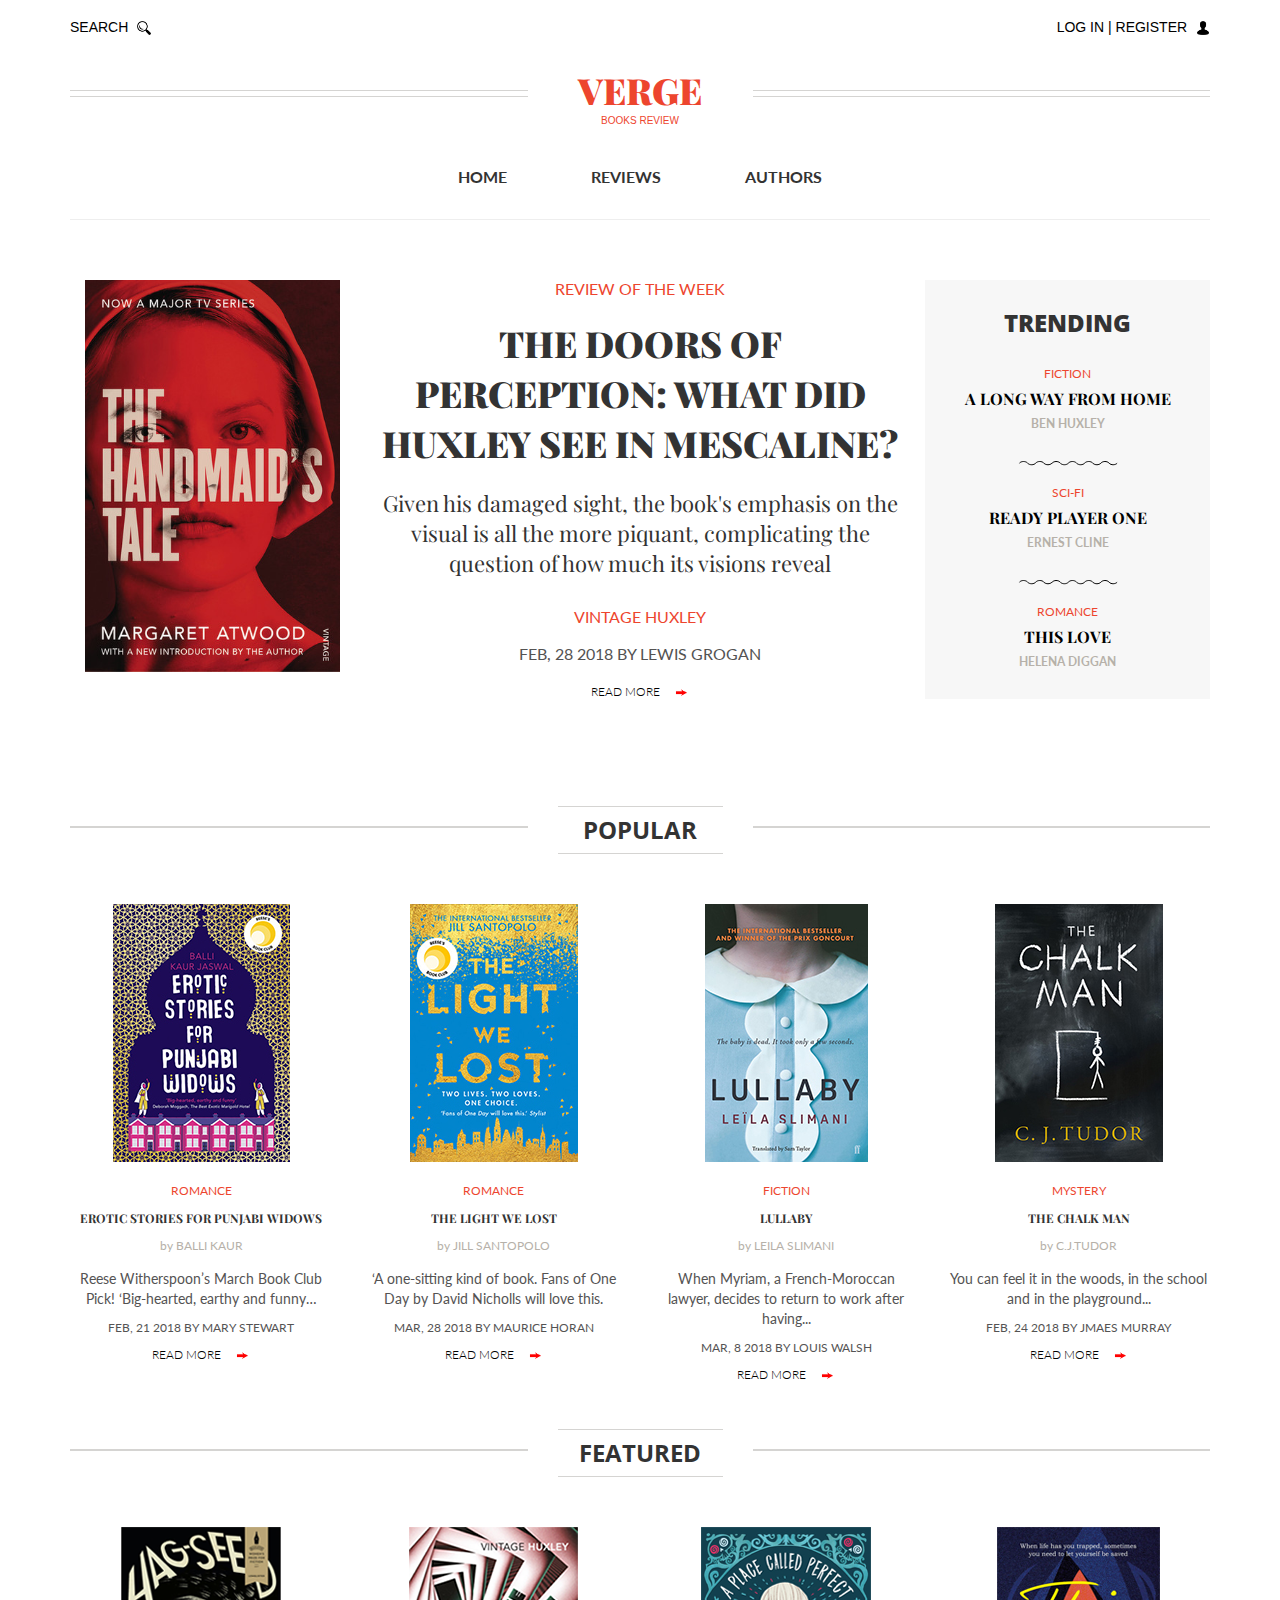
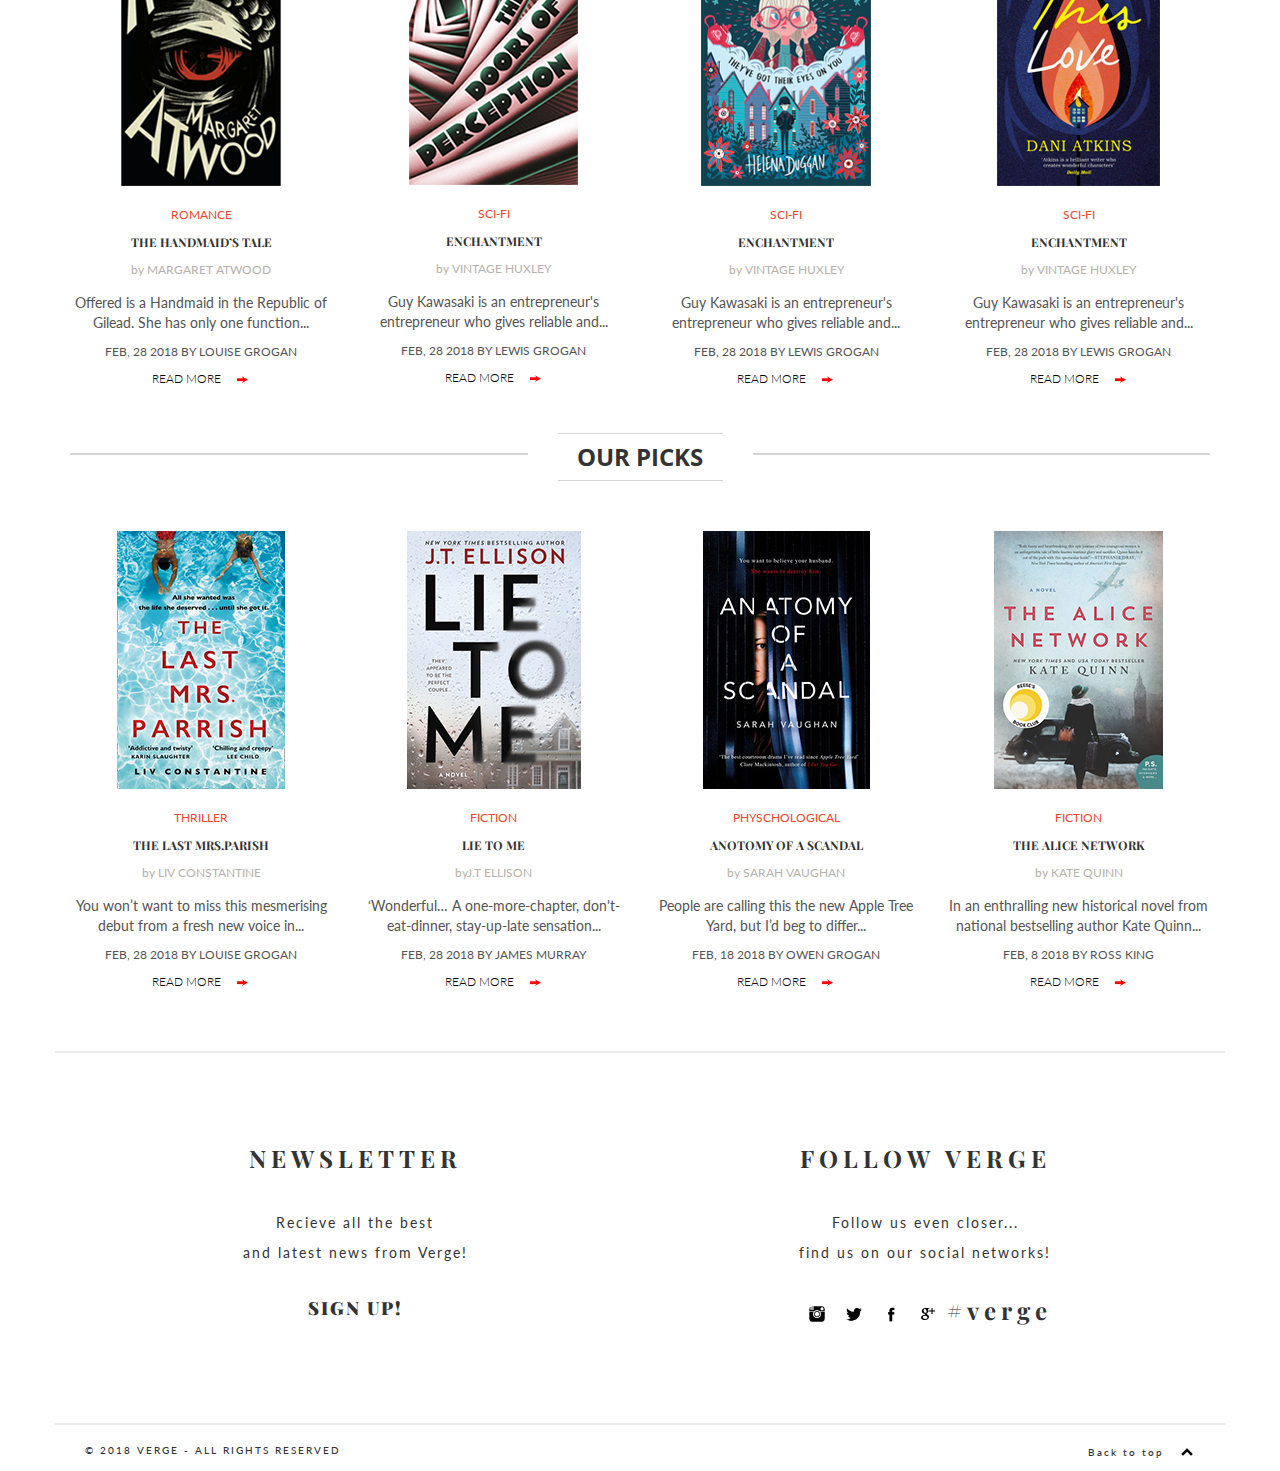
<file: index.html>
<!DOCTYPE html>
<html>
<head>
  <meta http-equiv="Content-Type" content="text/html; charset=UTF-8">
  <title>Verge Home Page</title>
  <link href="https://fonts.googleapis.com/css?family=Playfair+Display:400,700,900" rel="stylesheet">
  <link href="https://fonts.googleapis.com/css?family=Lato:100,300,400" rel="stylesheet">
  <link href="https://fonts.googleapis.com/css?family=Saira+Extra+Condensed:700" rel="stylesheet">
  <link href="https://fonts.googleapis.com/css?family=Saira+Condensed:900" rel="stylesheet">
  <link href="https://fonts.googleapis.com/css?family=Open+Sans:700|Saira+Condensed:900" rel="stylesheet">
  <link rel="stylesheet" href="css/bootstrap.css">
  <!-- <link rel="stylesheet" href="css/bootstrap-theme.min.css"> -->
  <link rel="stylesheet" href="css/main.css">

</head>
<body>
  <!-- CONTAINER -->
  <div class="container">
    <!-- SEARCH AND LOG IN -->
    <div class="col-md-12">
      <a class="myLinks"href=""><h6 class="search">SEARCH <img src="images/icon2.png" alt="Mountain View" class="searchIcon"></h6></a>
      <a class="myLinks"href=""><h6 class="search login">log in <span class="tab">|</span> register <img src="images/loginIcon.png" alt="Mountain View" class="logInIcon"></h6></a>
    </div>
  </div>
  <div class="container">
    <!-- HEADER -->
    <div class="row">
      <div class="col-12">
        <div class="col-md-5">
          <!-- LINES LEFT -->
          <hr class="hrLogo hrLogoTop">
          <hr class="hrLogo">
        </div>
        <!-- LOGO -->
        <div class="col-md-2">
          <a class="myLinks" href="index.html"><h1 class="logos mainLogo">VERGE</h1></a>
          <a class="myLinks" href="index.html"><h5 class="logos subLogo">BOOKS REVIEW</h5></a>
        </div>
        <!-- LINES RIGHT -->
        <div class="col-md-5">
          <hr class="hrLogo hrLogoTop">
          <hr class="hrLogo">
        </div>
      </div>
    </div>
  </div>
<div class="container">
  <!--NAV BAR-->
  <div class="row">
    <div class="col-md-12 myNav">
      <nav>
        <ul>
          <a class="myLinks" href="index.html"><li class="home">Home</li></a>
          <a class="myLinks" href="article.html"><li class="review">Reviews</li></a>
          <a class="myLinks" href=""><li class="author">Authors</li></a>
        </ul>
      </nav>
      <hr class="hrNav">
    </div>
  </div>
</div>

  <!--HEADER-->
  <div class="container">
    <div class="row">
      <div class="col-md-12  main">
        <div class=" col-md-3 jr">
          <!-- <p>Content goes here</p> -->
          <a class="myLinks" href="article.html">  <img src="images/thehandmaidstale.png" alt="Mountain View" class="img-fluid mainImg"></a>
        </div>
        <div class=" col-md-6 kr">
          <h6 class="rotw">REVIEW OF THE WEEK</h6>
          <h1><a class="mainStoryLink" href="article.html">The Doors of Perception: What did Huxley see in mescaline?</a></h1>
          <p class="subTitle">Given his damaged sight, the book's emphasis on the visual is
            all the more piquant, complicating the question of how much its visions reveal</p>
            <h6 class="rotw">vintage huxley</h6>
            <h6 class="reviewer">feb, 28 2018 By lewis grogan</h6>
            <a class="myLinks"href="article.html"><p class="more">READ MORE  <img src="images/redArrow.png" alt="Mountain View" class=" smMoreArrow"></p></a>
          </div>

          <!-- TRENDING -->
          <div class="col-xs-6 col-sm-8 col-md-3 trendingBackgroundColor lrSmall">
            <h4 class="trendingHeading lrPadding"> <img src="images/latestReviewLines.svg" alt="seperator lines" class=" trendingImgLines"> TRENDING <img src="images/latestReviewLines.svg" alt="Seperating Lines" class=" trendingImgLines"><h4>
              <p class="trendingGenre trendingGenreTop lrPadding">fiction</p>
              <p class="lrTitle titlePadding">A Long Way from home</p>
              <p class="lrAuthor lrPadding">ben huxley</p>
              <img src="images/squiggle.svg" alt="Mountain View" class="squiggle">


              <p class="trendingGenre lrPadding">sci-fi</p>
              <p class="lrTitle titlePadding">Ready Player One</span></p>
              <p class="lrAuthor lrPadding">Ernest Cline</p>
              <img src="images/squiggle.svg" alt="Mountain View" class="squiggle">

              <p class="trendingGenre lrPadding">Romance</p>
              <p class="lrTitle titlePadding">This Love</p>
              <p class="lrAuthor lrPadding lrPaddingBottom">Helena Diggan</p>
            </div>
          </div>
        </div>
      </div>

      <!--BEST SELLERS-->
      <div class="container">
        <!--NEWEST-->
        <div class="row">
          <div class="col-12">
            <div class="col-md-5">
              <hr class="seperator">
            </div>
            <div class="col-md-2">
              <h2 class="divider boxed">POPULAR</h2>
            </div>
            <div class="col-md-5">
              <hr class="seperator">
            </div>
          </div>
        </div>

        <!--FIRST ROW--><!--FIRST ROW-->
        <!--FIRST COLUMN-->
        <div class="row firstRow">
          <div class="col-12">
            <div class="col-4 col-md-3">
              <img src="images/row2img1.jpg" alt="Mountain View" class="smImg">
              <p class="smGenre">romance</p>
              <p class="smh1">erotic stories for punjabi widows</p>
              <p class="smAuthor"><span class="by">by</span> Balli Kaur</p>
              <p class="smBody">Reese Witherspoon’s March Book Club Pick! ‘Big-hearted, earthy and funny…</p>
              <p class="smReviewer">feb, 21 2018 By Mary Stewart</p>
              <a class="myLinks"href="article.html"><p class="more smMore">READ MORE <img src="images/redArrow.png" alt="Mountain View" class=" smMoreArrow"> </p></a>
            </div>

            <!--SECOND COLUMN-->
            <div class="col-4 col-md-3">
              <img src="images/row2img2.jpg" alt="Mountain View" class="smImg">
              <p class="smGenre">Romance</p>
              <p class="smh1">The Light We Lost</p>
              <p class="smAuthor"><span class="by">by</span> Jill Santopolo</p>
              <p class="smBody"> ‘A one-sitting kind of book. Fans of One Day by David Nicholls will love this.</p>
              <p class="smReviewer">Mar, 28 2018 By Maurice Horan</p>
              <a class="myLinks"href="article.html"><p class="more smMore">READ MORE <img src="images/redArrow.png" alt="Mountain View" class=" smMoreArrow"> </p></a>
            </div>


            <!--THIRD COLUMN-->

            <div class="col-6 col-md-3">
              <img src="images/row2img3.jpg" alt="Mountain View" class="smImg">
              <p class="smGenre">Fiction</p>
              <p class="smh1">Lullaby</p>
              <p class="smAuthor"><span class="by">by</span> Leila slimani</p>
              <p class="smBody">When Myriam, a French-Moroccan lawyer, decides to return to work after having... </p>
              <p class="smReviewer">Mar, 8 2018 By Louis Walsh</p>
              <a class="myLinks"href="article.html"><p class="more smMore">READ MORE <img src="images/redArrow.png" alt="Mountain View" class=" smMoreArrow"> </p></a>
            </div>


            <!--FOURTH COLUMN-->

            <div class="col-6 col-md-3">
              <img src="images/row2img4.jpg" alt="Mountain View" class="smImg">
              <p class="smGenre">Mystery</p>
              <p class="smh1">The Chalk Man</p>
              <p class="smAuthor"><span class="by">by</span> C.J.Tudor</p>
              <p class="smBody">You can feel it in the woods, in the school and in the playground...</p>
              <p class="smReviewer">feb, 24 2018 By Jmaes murray</p>
              <a class="myLinks"href="article.html"><p class="more smMore">READ MORE <img src="images/redArrow.png" alt="Mountain View" class=" smMoreArrow"> </p></a>
            </div>
          </div>
        </div>

        <!--BEST SELLERS-->

        <div class="container">
          <!--NEWEST-->
          <div class="row">
            <div class="col-12">
              <div class="col-md-5">
                <hr class="seperator">
              </div>
              <div class="col-md-2">
                <h2 class="divider boxed">FEATURED</h2>
              </div>
              <div class="col-md-5">
                <hr class="seperator">
              </div>
            </div>
          </div>

          <!--SECOND ROW--><!--SECOND ROW-->

          <!--FIRST COLUMN-->
          <div class="row firstRow">
            <div class="col-12 ">
              <div class="col-md-3">
                <img src="images/hagseed.png" alt="Mountain View" class="smImg">
                <p class="smGenre">romance</p>
                <p class="smh1">THE HANDMAID’S TALE</p>
                <p class="smAuthor"><span class="by">by</span> margaret atwood</p>
                <p class="smBody">Offered is a Handmaid in the Republic of Gilead. She has only one function...</p>
                <p class="smReviewer">feb, 28 2018 By louise grogan</p>
                <a class="myLinks"href="article.html"><p class="more smMore">READ MORE <img src="images/redArrow.png" alt="Mountain View" class=" smMoreArrow"> </p></a>
              </div>

              <!--SECOND COLUMN-->

              <div class="col-md-3">
                <img src="images/dop.png" alt="Mountain View" class="smImg">
                <p class="smGenre">sci-fi</p>
                <p class="smh1">Enchantment</p>
                <p class="smAuthor"><span class="by">by</span> vintage huxley</p>
                <p class="smBody">Guy Kawasaki is an entrepreneur's entrepreneur who gives reliable and...</p>
                <p class="smReviewer">feb, 28 2018 By lewis grogan</p>
                <a class="myLinks"href="article.html"><p class="more smMore">READ MORE <img src="images/redArrow.png" alt="Mountain View" class=" smMoreArrow"> </p></a>
              </div>


              <!--THIRD COLUMN-->

              <div class="col-md-3">
                <img src="images/aplacecalledperfect.png" alt="Mountain View" class="smImg">
                <p class="smGenre">sci-fi</p>
                <p class="smh1">Enchantment</p>
                <p class="smAuthor"><span class="by">by</span> vintage huxley</p>
                <p class="smBody">Guy Kawasaki is an entrepreneur's entrepreneur who gives reliable and...</p>
                <p class="smReviewer">feb, 28 2018 By lewis grogan</p>
                <a class="myLinks"href="article.html"><p class="more smMore">READ MORE <img src="images/redArrow.png" alt="Mountain View" class=" smMoreArrow"> </p></a>
              </div>


              <!--FOURTH COLUMN-->

              <div class="col-md-3">
                <img src="images/thislove.png" alt="Mountain View" class="smImg">
                <p class="smGenre">sci-fi</p>
                <p class="smh1">Enchantment</p>
                <p class="smAuthor"><span class="by">by</span> vintage huxley</p>
                <p class="smBody">Guy Kawasaki is an entrepreneur's entrepreneur who gives reliable and...</p>
                <p class="smReviewer">feb, 28 2018 By lewis grogan</p>
                <a class="myLinks"href="article.html"><p class="more smMore">READ MORE <img src="images/redArrow.png" alt="Mountain View" class=" smMoreArrow"> </p></a>
              </div>
            </div>
          </div>

          <!--TRENDING-->

          <div class="container">
            <!--NEWEST-->
            <div class="row">
              <div class="col-12">
                <div class="col-md-5">
                  <hr class="seperator">
                </div>
                <div class="col-md-2">
                  <h2 class="divider boxed">our picks</h2>
                </div>
                <div class="col-md-5">
                  <hr class="seperator">
                </div>
              </div>
            </div>

            <!--SECOND ROW--><!--SECOND ROW-->

            <!--FIRST COLUMN-->
            <div class="row firstRow">
              <div class="col-12 ">
                <div class="col-md-3">
                  <img src="images/row3img2.jpg" alt="Mountain View" class="smImg">
                  <p class="smGenre">thriller</p>
                  <p class="smh1">THE LAST MRS.PARISH</p>
                  <p class="smAuthor"><span class="by">by</span> Liv Constantine</p>
                  <p class="smBody">You won’t want to miss this mesmerising debut from a fresh new voice in...</p>
                  <p class="smReviewer">feb, 28 2018 By louise grogan</p>
                  <a class="myLinks"href="article.html"><p class="more smMore">READ MORE <img src="images/redArrow.png" alt="Mountain View" class=" smMoreArrow"> </p></a>
                </div>

                <!--SECOND COLUMN-->

                <div class="col-md-3">
                  <img src="images/row3img3.jpg" alt="Mountain View" class="smImg">
                  <p class="smGenre">Fiction</p>
                  <p class="smh1">Lie to me</p>
                  <p class="smAuthor"><span class="by">by</span>J.T ELLISON</p>
                  <p class="smBody">‘Wonderful… A one-more-chapter, don't-eat-dinner, stay-up-late sensation...</p>
                  <p class="smReviewer">feb, 28 2018 By James Murray</p>
                  <a class="myLinks"href="article.html"><p class="more smMore">READ MORE <img src="images/redArrow.png" alt="Mountain View" class=" smMoreArrow"> </p></a>
                </div>


                <!--THIRD COLUMN-->

                <div class="col-md-3">
                  <img src="images/row3img1.jpg" alt="Mountain View" class="smImg">
                  <p class="smGenre">Physchological</p>
                  <p class="smh1">Anotomy of a scandal</p>
                  <p class="smAuthor"><span class="by">by</span> Sarah Vaughan</p>
                  <p class="smBody">People are calling this the new Apple Tree Yard, but I’d beg to differ...</p>
                  <p class="smReviewer">feb, 18 2018 By Owen grogan</p>
                  <a class="myLinks"href="article.html"><p class="more smMore">READ MORE <img src="images/redArrow.png" alt="Mountain View" class=" smMoreArrow"> </p></a>
                </div>


                <!--FOURTH COLUMN-->

                <div class="col-md-3">
                  <img src="images/row3img4.jpg" alt="Mountain View" class="smImg">
                  <p class="smGenre">fiction</p>
                  <p class="smh1">The Alice Network</p>
                  <p class="smAuthor"><span class="by">by</span> Kate Quinn</p>
                  <p class="smBody">In an enthralling new historical novel from national bestselling author Kate Quinn...</p>
                  <p class="smReviewer">feb, 8 2018 By Ross King</p>
                  <a class="myLinks"href="article.html"><p class="more smMore">READ MORE <img src="images/redArrow.png" alt="Mountain View" class=" smMoreArrow"> </p></a>
                </div>
              </div>
            </div><!--END ROW-->



            <!-- NEWSLETTER-->
            <div class="row bottomBorderTop">
              <div class="col-md-12 bottomBorderSpace">
                <div class="col-md-6 follow">
                  <h1 class="followListH1">Newsletter</h1>
                  <p>Recieve all the best</p>
                  <p>and latest news from Verge!</p>
                    <a class="myLinks" href=""><h1 class="signUp">Sign Up!</h1></a>
                    <img src="images/squiggle.svg" alt="seperator lines" class=" trendingImgLines trendingImgLinesSmall">
              </div>

              <div class="col-md-6 follow">
                <h1 class="followListH1">Follow Verge</h1>
                <p>Follow us even closer...</p>
                <p class="bodyFollow">find us on our social networks!</p>
                <div class="followList">
                  <li class="socialMediaList"><img src="images/instagram.png" alt="Mountain View" class=" smMoreArrow"></li>
                  <li class="socialMediaList"><img src="images/twitter.png" alt="Mountain View" class=" smMoreArrow"></li>
                  <li class="socialMediaList"><img src="images/fbIcon.png" alt="Mountain View" class=" smMoreArrow"></li>
                  <li class="socialMediaList"><img src="images/googlePlus.png" alt="Mountain View" class=" smMoreArrow"></li>
                  <li class="socialMediaList">#verge</li>
                </div>
              </div>
            </div>
          </div>

          <!--FOOTER-->
          <div class="row">
            <div class="col-md-12  bottomBorderTop">
              <div class="col-md-6"  >
                <footer class="footer footerLeft">
                <h6>&copy; 2018 VERGE - ALL RIGHTS RESERVED</h6>
                </footer>
              </div>

              <div class="col-md-6">
                <footer class="footer footerRight">
                  <a class="myLinks"href="index.html"><h6> Back to top  <img src="images/blackarrowup.png" alt="Mountain View" class=" smMoreArrow"></h6></a>
                </footer>
              </div>
            </div>
          </div>

        </body>
        </html>
</file>
<file: css/main.css>
@media only screen and (max-width: 991px) and (min-width: 50px) {

     .myh1{font-size: 36px;line-height: 50px}
     hr.hrLogoTop{margin-top: 25px;}
     p.subTitle{font-size: 16.5px; line-height: 23px}
     /* LINES */
     hr.seperator {
       margin-top: 0px;
       margin-bottom:0px;
       border-color: #ffffff;
     }
     h6.rotw{margin-top: 30px;}
     p.more{margin-bottom: 80px;
       /* border-bottom: 1px solid #d5d4d2; */
     }
     .lrSmall  {
       margin-left: auto;
       margin-right: auto;
     }
    .aboutThisBookInfo  {margin-bottom: 50px; width: 50%;margin-left:auto; margin-right:auto;}
    .rightColumn  {margin-top: 50px; width: 50%;margin-left:auto; margin-right:auto;}
    .bodyArticle {margin-left: auto;margin-right: auto;width: 75%;}

    .myh1 { margin-top:30px;}

    img.trendingImgLines { width: 25%; opacity: 0.5;}
    /* .mainImg{float: left;width: 25%;} */
}

@media only screen and (max-width: 500px) and (min-width: 50px) {
  body {
      margin: 0px;
      padding: 0px;
    }

  nav li  {
      display: block;
      font-family: 'Lato', sans-serif;
      font-weight: 700;
      font-size: 16px;
      text-transform: uppercase;
      margin: 0px;
      padding: 20px 20px 20px 20px;
    }

  hr.hrLogoTop{margin-top: 25px;}
}

/* BODY  *//* BODY  */
body  {
min-width: 360px;

}
/* ========= SEACRH ======== */
.search {
color: #000000;
float: left;
font-size: 14px;
display: inline;
margin-top: 20px;
}

.searchIcon {
width: 14px;
height: 14px;
margin-left: 5px;
}

/* ========  LOGIN ======== */
.logInIcon {
width: 14px;
height: 14px;
margin-left: 5px;
}
.tab {font-weight: 200;}

.login {
float: right;
text-transform: uppercase;
margin-top: 20px;
}

/* ======== LOGO  ======== */
.logos {
text-align: center;
color: #ed452e;
}

.mainLogo {
margin-bottom: 0;
font-size: 36px;
}

.subLogo  {
margin-top:  0px;
font-size: 10px;
}

/* ======== LINES ======== */
.hrLogo {
margin-top: 5px;
margin-bottom: 5px;
border-color: #d5d4d2;
vertical-align: middle;
}

.hrLogoTop  {margin-top: 45px;}

/* ======== NAVBAR  ======== */
nav {
/* margin-left: auto;
margin-right: auto; */
text-align: center;
margin-top: 10px;
margin-bottom: 10px;
}

ul  {padding: 0px;}

li  {
display: inline-block;
font-family: 'Lato', sans-serif;
font-weight: 700;
font-size: 16px;
text-transform: uppercase;
padding: 20px 40px 20px 40px;
float: none;
}
/*======== Lines under Nav ======== */
.hrNav  {margin: 0;}
.hrNavArticle  {margin-bottom: 60px; margin-top: 0px}
/* ========LINKS ======== */
.myLinks, .mainStoryLink
{color: #333333; text-decoration: none;}

h1 a:hover {
  color: #000000;
  text-decoration: none;
}
a:hover {
  color: #ed452e;
  text-decoration: none;
}

/* ======== MAIN TOP ======== */
.main {
background-color: #ffffff;
text-align: center;
padding-top: 60px;
padding-bottom: 60px;
}

.mainArticleHeader  {
background-color: #fff;
text-align: center;
/* padding-top: 60px; */
/* padding-bottom: 60px; */
}

/* MAIN IMAGE */
.mainImg  { width: 257px;}
.img-fluid { max-width: 100%;}

/* ---- H1 H2 ---- */
h1, .myh1 {
font-family: 'Playfair Display', serif;
font-size: 36px;
line-height: 50px;
font-weight: 900;
text-transform: uppercase;
}

h6  {
font-size: 10px;
margin-top: 0px;
}
/* ---- SUBTITLE ---- */
.subTitle  {
font-family: 'Playfair Display', serif;
font-size: 22px;
line-height: 30px;
font-weight: 400;
margin-top:20px;
margin-bottom: 30px;
}

/* USED FOR ROTW, AUTHORS NAME AND DATE */
.rotw {
font-family: 'Lato', sans-serif;
font-size: 16px;
font-weight: 400;
color: #ed452e;
text-transform: uppercase;
}
/* ---- READ MORE ---- */
.more{
font-family: 'Lato', sans-serif;
font-size: 12px;
font-weight: 300;
color: #000000;
text-transform: uppercase;
margin-bottom: 0;
text-align: center;
}

/* ----TRENDING ----*/
.trendingImgLines{width: 30px; opacity: 0.0;}

.trendingLines{width: 30px; margin-left: 0px; margin-right: 0px;}
.reviewer {
  font-family: 'Lato', sans-serif;
  font-size: 16px;
  font-weight: 400;
  color: #545353;
  text-transform: uppercase;
  margin-top: 20px;
  margin-bottom: 20px;
}
/* BACKGROUND COLOR*/
.trendingBackgroundColor {
background-color: #f7F7F7;
}
.trendingHeading{
font-family: 'Open Sans', sans-serif;
font-size: 24px;
font-weight: 900;
letter-spacing: 0px;
padding-top: 20px;
text-transform: uppercase;
text-align:center;
margin-bottom: 30px;
/* color: red; */
}
/* ---- IMG SEPERATOR ---- */
.squiggle {
width: 100px;
/* opacity: 0.25; */
margin: 20px;
}
.trendingGenre  {
font-family: 'Lato', sans-serif;
font-size: 12px;
font-weight: 400;
color: #ed452e;
text-transform: uppercase;
text-align: center;
/* margin-left:auto;
margin-right: auto; */
}

.lrGenreTop {
padding-top: 20px;
}

.lrTitle  {
font-family: 'Playfair Display', serif;
font-size: 16px;
font-weight: 700;
color: #000000;
text-transform: uppercase;
text-align: center;
}

.lrAuthor  {
font-family: 'Lato', sans-serif;
font-size: 12px;
font-weight: 700;
color: #b6b1a9;
text-transform: uppercase;
text-align: center;
}

.lrPaddingBottom  {
padding-bottom: 20px;
}

.titlePadding  {
/* padding-left: 10px; */
}



/* LINES */
.seperator {
margin-top: 65px;
border: .5px solid #d5d4d2;
/* border-color:  */
}
.seperator2 {
margin-top: 75px;
/* border-color: #d5d4d2; */
}

/* BORDER BOX */
.boxed {
border-top: 1px solid #d5d4d2;
border-bottom: 1px solid #d5d4d2;
margin-top: 45px;
margin-bottom: 0px;
font-family: 'Open Sans', sans-serif;
font-size: 24px;
color: #333333;
font-weight: 700;
padding-top: 10px;
padding-bottom: 10px;
padding-left: 0px;
padding-right: 0px;
text-transform: uppercase;
text-align: center;
/* background-color: #333; */
/* padding: 5px; */
}

/* BORDER BOX 2*/
.boxed2 {
border-top: 1px solid #d5d4d2;
border-bottom: 1px solid #d5d4d2;
margin-top: 50px;
margin-bottom: 0px;
font-family: 'Open Sans', sans-serif;
font-size: 24px;
color: #333333;
font-weight: 700;
padding-top: 10px;
padding-bottom: 10px;
padding-left: 0px;
padding-right: 0px;
text-transform: uppercase;
text-align: center;
background-color: #fff;
/* padding: 5px; */
}

.myh2 {
text-transform: uppercase;
text-align: center;
font-size: 24px;
color: #333333;
font-weight: 700;
margin: 0px;
}

.myh2ArticleHeader {
font-family: 'Playfair Display', serif;
text-align: center;
font-size: 22px;
line-height: 30px;
color: #333333;
font-weight: 400;
margin-bottom: 30px;
}

.secondStory  {
background-color: #f7f7f7;
/* padding-top: 40px; */
}

/* FIRST ROW */
.firstRow {
margin-top: 50px;
}

/* SMALL IMAGE */
.smImg {
display: block;
  margin-left: auto;
  margin-right: auto;
  margin-bottom: 20px;

}

.smGenre {
  font-family: 'Lato', sans-serif;
  font-size: 12px;
  font-weight: 400;
  color: #ed452e;
  text-transform: uppercase;
  text-align: center;
}

.smh1 {
  font-family: 'Playfair Display', serif;
  font-size: 12px;
  font-weight: 700;
  color: #333333;
  text-transform: uppercase;
  text-align: center;
}

.smAuthor {
  font-family: 'Lato', sans-serif;
  font-size: 12px;
  font-weight: 400;
  color: #b6b1a9;
  text-transform: uppercase;
  text-align: center;
  padding-bottom: px;
   margin-bottom: 5px;
}

.by {
text-transform: lowercase;
}

.smBody {
  font-family: 'Lato', sans-serif;
  font-size: 14px;
  font-weight: 400;
  color: #545353;
  text-align: center;
  padding-top: 10px;
}

.smReviewer {
  font-family: 'Lato', sans-serif;
  font-size: 12px;
  font-weight: 400;
  color: #545353;
  text-transform: uppercase;
  text-align: center;
}

.smMoreArrow {
width: 16px;
height: 16px;
margin-left: 10px;
/* margin-top: 20px; */
}

.shareIcon  {
margin-right: 20px;
}

.shareInfo {
margin-bottom: 50px:
padding: 0px;
}
.shareAmount {
margin-top: 0;
line-height: .5;
font-size: 12px;
padding-top:;
font-family: 'Lato', sans-serif;
}

.hrAuthor {
margin-bottom:10px;
}
.follow {
font-family: 'Lato', sans-serif;
font-size: 14px;
font-weight: 400;
letter-spacing: 2px;
text-align: center;
}

.signUp {
font-size: 18px;
}
.followList {
display: inline;
font-family: 'Playfair Display', serif;
font-size: 24px;
font-weight: 700;
letter-spacing:5px;
}

.followListH1 {
font-family: 'Playfair Display', serif;
font-size: 24px;
font-weight: 700;
letter-spacing:5px;
padding-bottom: 20px;
}

.followList li {
display: inline-block;
padding: 0px;
font-family: 'Playfair Display', serif;
font-size: 24px;
font-weight: 700;
letter-spacing:5px;
text-transform: lowercase;
}

.bodyFollow {
margin-bottom: 30px;
}
.bottomBorderTop {
margin-top: 60px;
border-top: 2px solid #ebebeb;
}

.bottomBorderSpace {
margin-top: 60px;
}

.footerRight {
float: right;
margin-top: 20px;
}
.footerLeft {
float: left;
margin-top: 20px;
}
.footerMiddle {
float: left;
text-align: center;
/* padding-top: 20px; */
padding: 20px 20px 0px 20px;
}
.footer  {
  font-family: 'Lato', sans-serif;
  font-size: 8px;
  font-weight: 400;
  letter-spacing: 2px;
  color: #333333;
}

.authorName {font-size: 18px;}
.rightColumnInfo {font-size: 14px;}

.authorInfo {
  margin-bottom: 20px;
  font-family: 'Lato', sans-serif;
  font-weight: 400;
}
.rightColumn {
  background-color: #f7f7f7;
  padding-bottom: 30px;
  padding-top: 30px;
}


.mainArticle {
  padding-left: auto;
  padding-right: auto;
  font-size: 18px;
  line-height: 27px;
  font-family: 'Lato', sans-serif;
  font-weight: 400;
  color: #333333;
  text-align: left;
}

.bodyArticle {
  margin-bottom: 20px;
}

.bookInfo {
  width: 200px
}


.twitterPic {
  margin-right: 5px;
  width: 16px;
}
.hrTop {
margin-bottom: 10px;
}

.hrbottom {
margin-top: 10px;
}


.test1  {background-color: #f7f7f7;
      height: 200px;
    position: relative;}

.test2  {
position: absolute;
left: 600px;
top: 50px;
}

.h4aboutThisBookInfo {font-size: 20px; text-transform: uppercase; font-family: "Open Sans", sans-serif; font-weight: 700; color: #333333;}
.aboutThisBookInfo {
font-family: 'Lato', sans-serif;
background-color: #f7f7f7;
text-align: center;
padding-top: 20px;
padding-bottom: 20px;
}
.aboutThisBookLine  {
margin-bottom: 20px;
margin-top: 20px;
}
/* .bookInfo{font-family: 'Lato', sans-serif;} */

/* .aboutThisBookInfoText  {font-size: 16px;   font-family: 'Playfair Display', serif;font-weight: 700;} */

.comments {
border-top: 2px solid #ebebeb;
margin-top: 80px;
}
/* .commentsbelow {
border-bottom: 2px solid #ebebeb;
margin-top: 30px;
} */
.commentsText {
padding: 0px;
}

.commentsSmall  {
  width:80%;
}
.allReviews {  margin-top: 20px;}
h6.commenter {font-size: 14px; color: #333333;font-family: 'Lato', sans-serif;font-weight: 300;}
</file>
